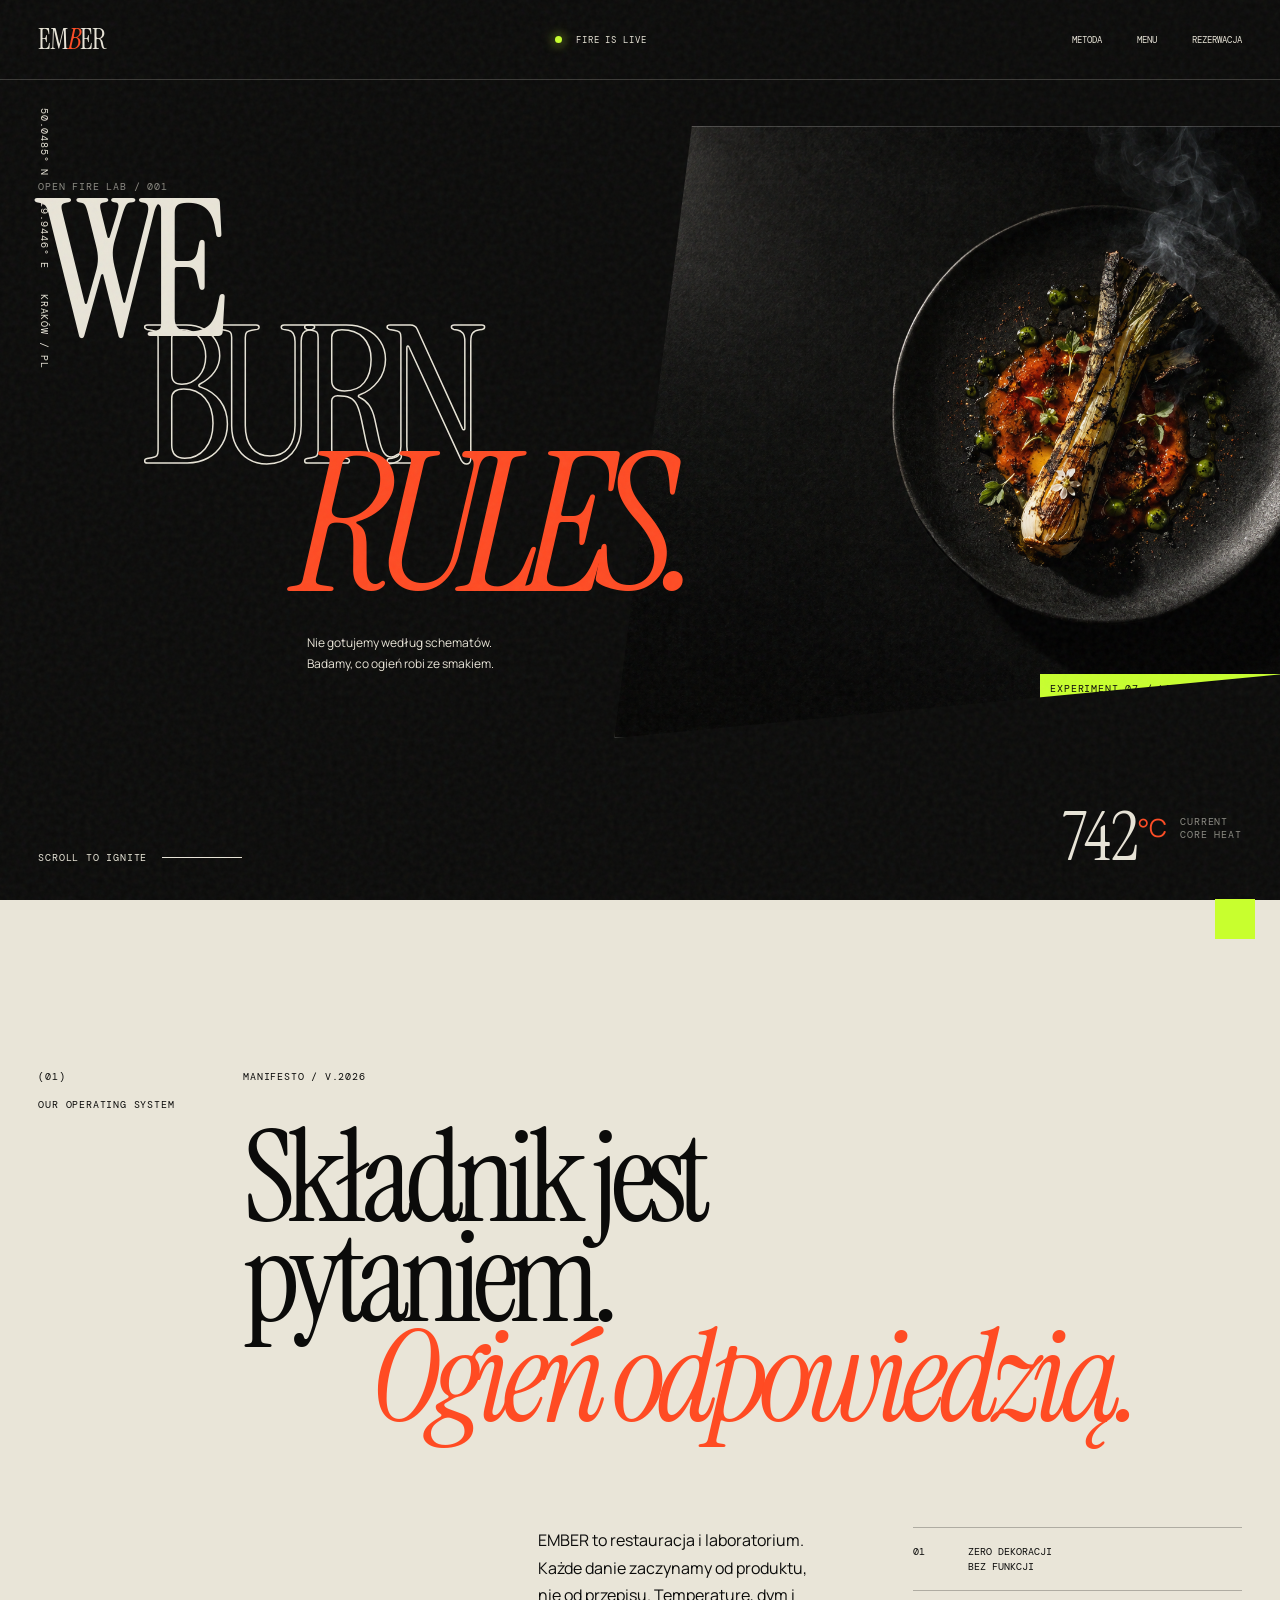
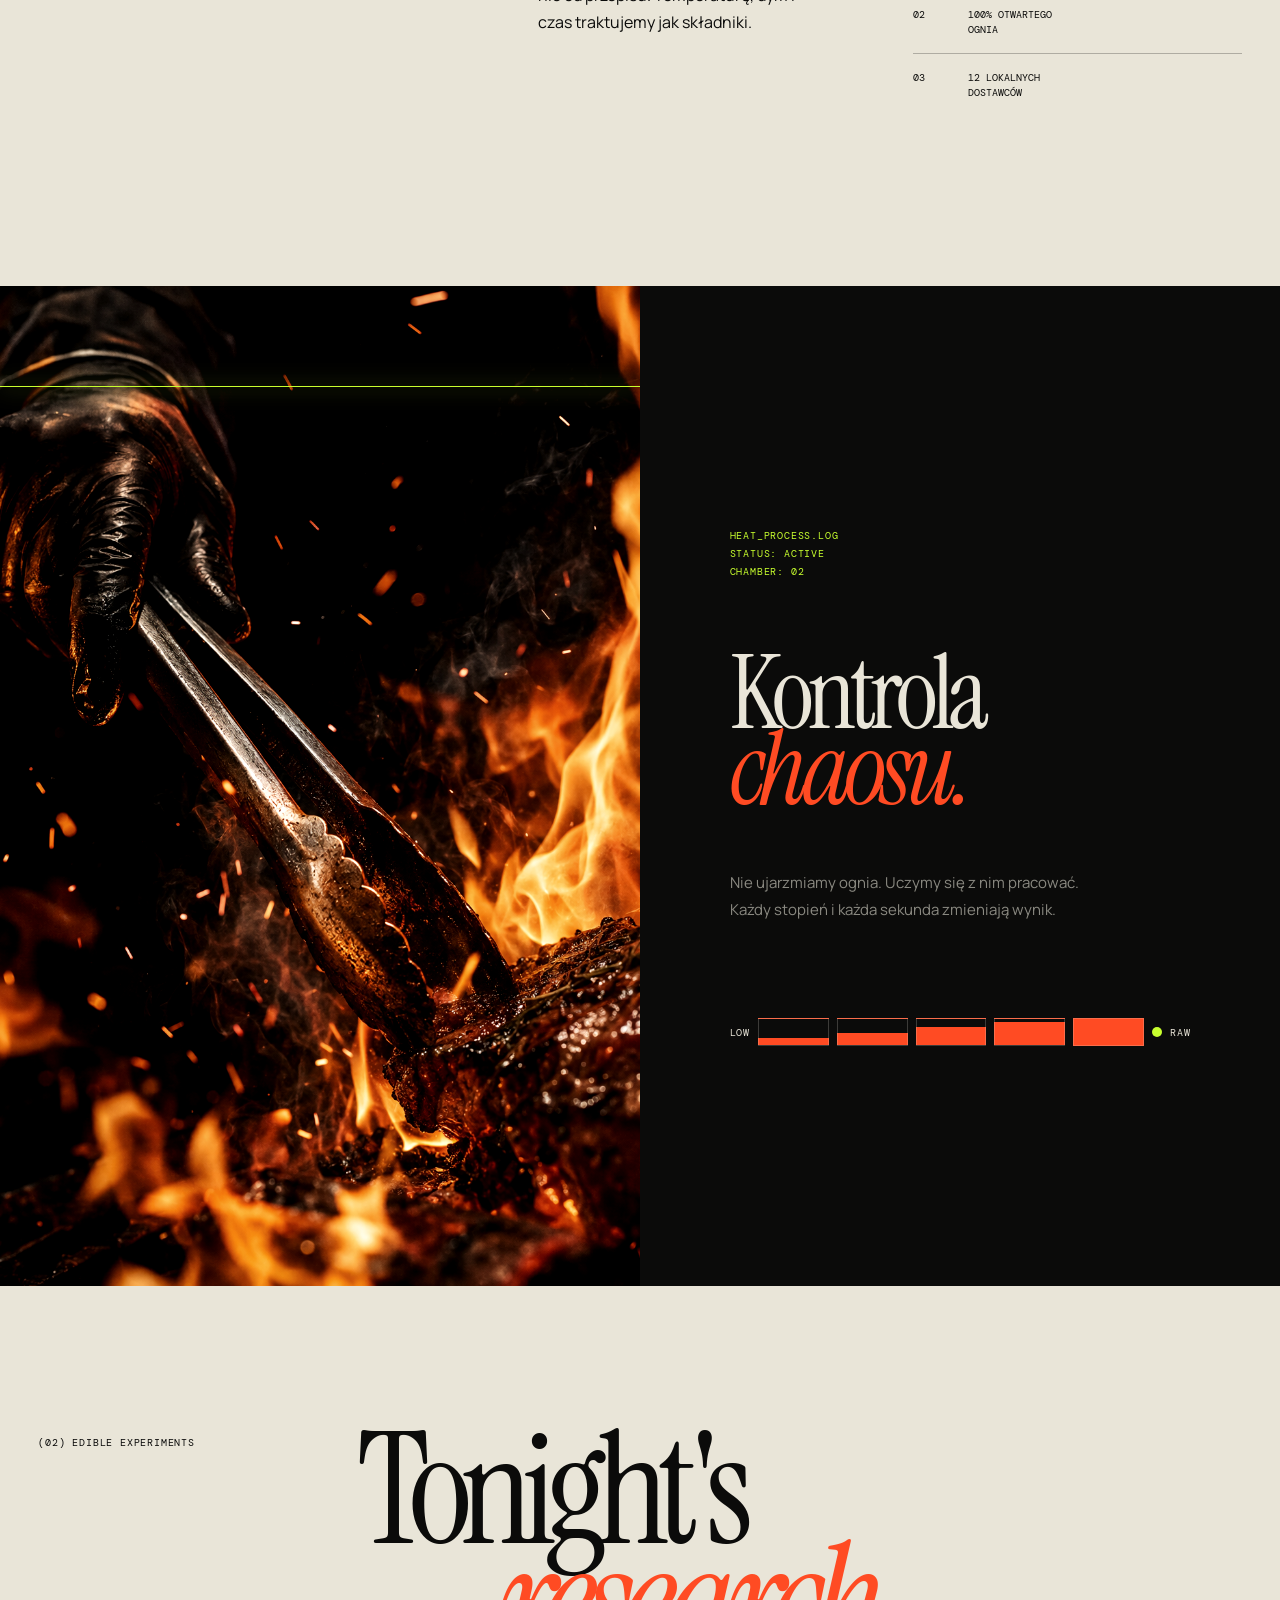
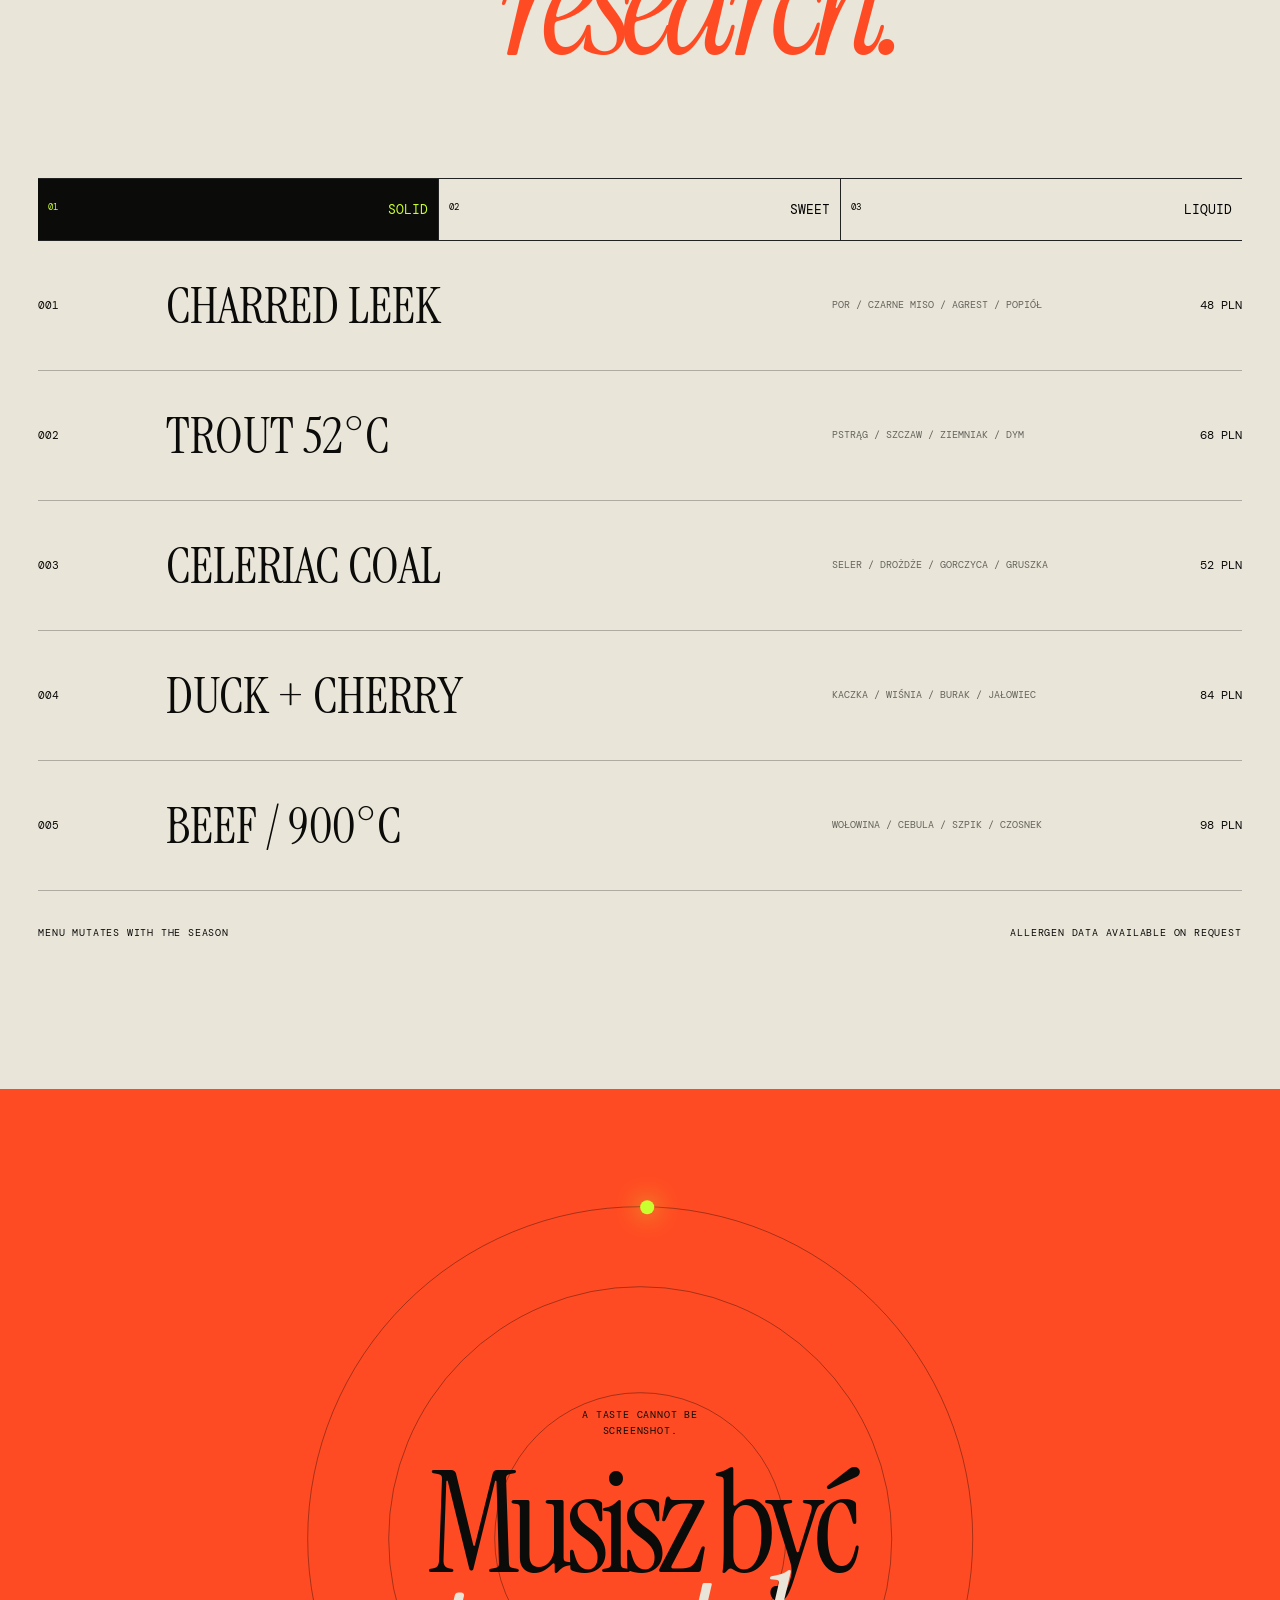
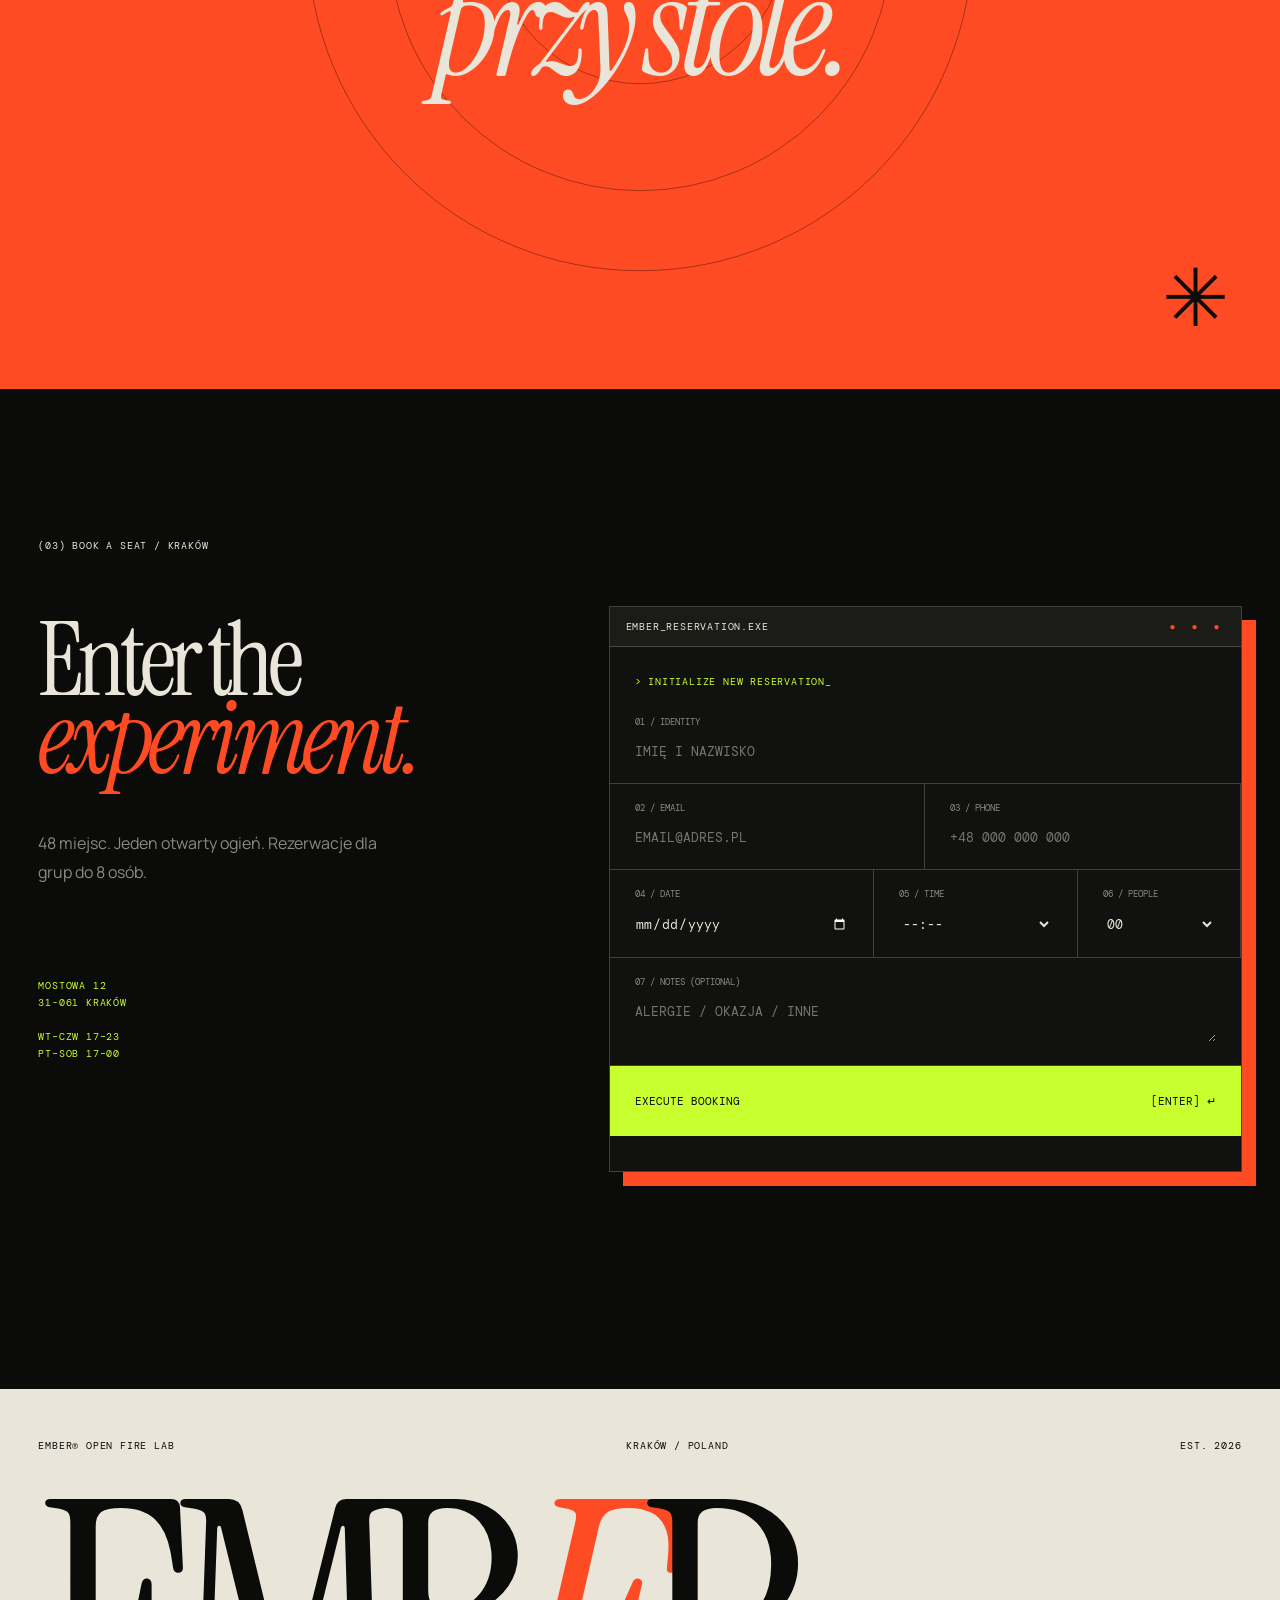
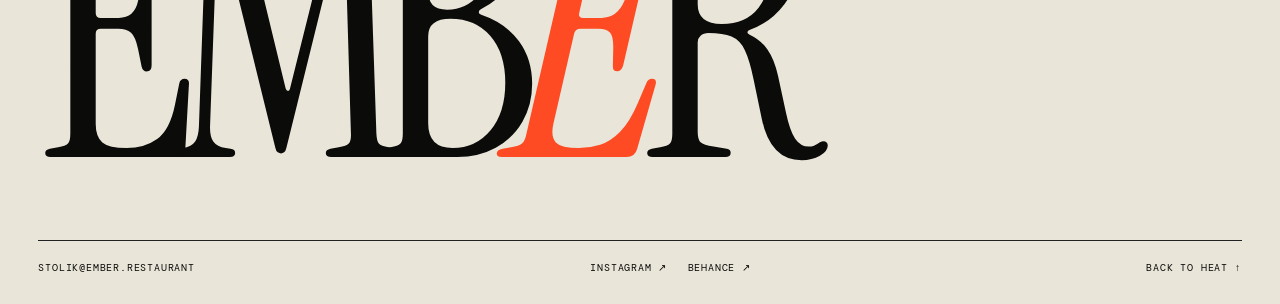
<file: public/index.html>
<!doctype html>
<html lang="pl">
<head>
  <meta charset="UTF-8">
  <meta name="viewport" content="width=device-width, initial-scale=1.0">
  <meta name="description" content="EMBER, eksperymentalna kuchnia żywego ognia w Krakowie.">
  <title>EMBER / Open Fire Lab</title>
  <link rel="preconnect" href="https://fonts.googleapis.com">
  <link rel="preconnect" href="https://fonts.gstatic.com" crossorigin>
  <link href="https://fonts.googleapis.com/css2?family=DM+Mono:wght@300;400&family=Instrument+Serif:ital@0;1&family=Manrope:wght@400;500;600&display=swap" rel="stylesheet">
  <link rel="stylesheet" href="styles.css">
  <script src="app.js" defer></script>
</head>
<body>
  <div class="boot" aria-hidden="true">
    <div class="boot__top"><span>EMBER®</span><span>LOADING HEAT</span></div>
    <strong data-boot-count>000</strong>
    <div class="boot__bar"><i></i></div>
  </div>
  <div class="cursor" aria-hidden="true"><span>VIEW</span></div>
  <div class="noise" aria-hidden="true"></div>

  <header class="nav">
    <a class="nav__logo" href="#top">EM<span>B</span>ER</a>
    <div class="nav__status"><i></i> FIRE IS LIVE</div>
    <nav aria-label="Nawigacja">
      <a href="#method">Metoda</a>
      <a href="#experiments">Menu</a>
      <a href="#reserve">Rezerwacja</a>
    </nav>
    <button class="nav__toggle" aria-label="Otwórz menu" aria-expanded="false">MENU</button>
  </header>

  <main>
    <section class="hero" id="top">
      <div class="hero__meta mono">
        <span>50.0485° N</span><span>19.9446° E</span><span>KRAKÓW / PL</span>
      </div>
      <div class="hero__copy">
        <div class="hero__index mono">OPEN FIRE LAB / 001</div>
        <h1>
          <span class="word" data-parallax="-0.03">WE</span>
          <span class="word word--outline" data-parallax="0.04">BURN</span>
          <span class="word word--italic" data-parallax="-0.02">RULES.</span>
        </h1>
        <p>Nie gotujemy według schematów.<br>Badamy, co ogień robi ze smakiem.</p>
      </div>
      <figure class="hero__plate interactive">
        <img src="hero-dish.webp" alt="Autorskie danie EMBER z opalanym porem">
        <figcaption class="mono">EXPERIMENT 07 / LEEK / MISO / SMOKE</figcaption>
      </figure>
      <div class="hero__temperature">
        <strong data-temp>742</strong><sup>°C</sup>
        <span class="mono">CURRENT<br>CORE HEAT</span>
      </div>
      <a class="hero__scroll mono" href="#method">SCROLL TO IGNITE <i></i></a>
      <div class="ticker" aria-hidden="true">
        <div>RAW / FIRE / ACID / SMOKE / RAW / FIRE / ACID / SMOKE /&nbsp;</div>
        <div>RAW / FIRE / ACID / SMOKE / RAW / FIRE / ACID / SMOKE /&nbsp;</div>
      </div>
    </section>

    <section class="manifest" id="method">
      <div class="manifest__side mono reveal">
        <span>(01)</span>
        <span>OUR OPERATING SYSTEM</span>
      </div>
      <div class="manifest__main">
        <p class="mono reveal">MANIFESTO / V.2026</p>
        <h2 class="reveal">Składnik jest<br>pytaniem.<br><em>Ogień odpowiedzią.</em></h2>
        <div class="manifest__grid reveal">
          <p>EMBER to restauracja i laboratorium. Każde danie zaczynamy od produktu, nie od przepisu. Temperaturę, dym i czas traktujemy jak składniki.</p>
          <dl>
            <div><dt>01</dt><dd>ZERO DEKORACJI<br>BEZ FUNKCJI</dd></div>
            <div><dt>02</dt><dd>100% OTWARTEGO<br>OGNIA</dd></div>
            <div><dt>03</dt><dd>12 LOKALNYCH<br>DOSTAWCÓW</dd></div>
          </dl>
        </div>
      </div>
    </section>

    <section class="process">
      <div class="process__photo interactive reveal">
        <img src="fire-process.webp" alt="Praca kucharza przy otwartym ogniu">
        <div class="process__scan"></div>
      </div>
      <div class="process__copy">
        <div class="process__code mono reveal">HEAT_PROCESS.LOG<br>STATUS: ACTIVE<br>CHAMBER: 02</div>
        <h2 class="reveal">Kontrola<br><i>chaosu.</i></h2>
        <p class="reveal">Nie ujarzmiamy ognia. Uczymy się z nim pracować. Każdy stopień i każda sekunda zmieniają wynik.</p>
        <div class="process__gauge reveal">
          <span class="mono">LOW</span><i></i><i></i><i></i><i></i><i></i><strong></strong><span class="mono">RAW</span>
        </div>
      </div>
    </section>

    <section class="experiments" id="experiments">
      <header class="experiments__header">
        <div class="mono reveal">(02) EDIBLE EXPERIMENTS</div>
        <h2 class="reveal">Tonight's<br><em>research.</em></h2>
      </header>
      <div class="lab-tabs reveal" role="tablist">
        <button class="active" data-tab="dinner"><span>01</span> SOLID</button>
        <button data-tab="dessert"><span>02</span> SWEET</button>
        <button data-tab="drinks"><span>03</span> LIQUID</button>
      </div>
      <div class="lab-menu" data-menu-list></div>
      <div class="experiments__foot mono reveal">
        <span>MENU MUTATES WITH THE SEASON</span><span>ALLERGEN DATA AVAILABLE ON REQUEST</span>
      </div>
    </section>

    <section class="interlude">
      <div class="interlude__orb" data-orb><i></i></div>
      <p class="mono">A TASTE CANNOT BE<br>SCREENSHOT.</p>
      <h2>Musisz być<br><em>przy stole.</em></h2>
      <span class="interlude__mark">✳</span>
    </section>

    <section class="reserve" id="reserve">
      <div class="reserve__intro">
        <div class="mono reveal">(03) BOOK A SEAT / KRAKÓW</div>
        <h2 class="reveal">Enter the<br><em>experiment.</em></h2>
        <p class="reveal">48 miejsc. Jeden otwarty ogień. Rezerwacje dla grup do 8 osób.</p>
        <div class="reserve__address mono reveal">MOSTOWA 12<br>31-061 KRAKÓW<br><br>WT–CZW 17–23<br>PT–SOB 17–00</div>
      </div>
      <form class="terminal reveal" data-booking-form>
        <div class="terminal__bar mono"><span>EMBER_RESERVATION.EXE</span><span>● ● ●</span></div>
        <div class="terminal__line mono">&gt; INITIALIZE NEW RESERVATION_</div>
        <label><span>01 / IDENTITY</span><input name="name" minlength="2" required placeholder="IMIĘ I NAZWISKO"></label>
        <div class="terminal__two">
          <label><span>02 / EMAIL</span><input name="email" type="email" required placeholder="EMAIL@ADRES.PL"></label>
          <label><span>03 / PHONE</span><input name="phone" type="tel" required placeholder="+48 000 000 000"></label>
        </div>
        <div class="terminal__three">
          <label><span>04 / DATE</span><input id="date" name="date" type="date" required></label>
          <label><span>05 / TIME</span><select name="time" required><option value="">--:--</option><option>17:00</option><option>18:00</option><option>19:00</option><option>20:00</option><option>21:00</option><option>22:00</option></select></label>
          <label><span>06 / PEOPLE</span><select name="guests" required><option value="">00</option><option value="1">01</option><option value="2">02</option><option value="3">03</option><option value="4">04</option><option value="5">05</option><option value="6">06</option><option value="7">07</option><option value="8">08</option></select></label>
        </div>
        <label><span>07 / NOTES (OPTIONAL)</span><textarea name="notes" maxlength="500" rows="2" placeholder="ALERGIE / OKAZJA / INNE"></textarea></label>
        <button type="submit"><span>EXECUTE BOOKING</span><span>[ENTER] ↵</span></button>
        <p class="form-status mono" data-form-status></p>
      </form>
    </section>
  </main>

  <footer>
    <div class="footer__top mono"><span>EMBER® OPEN FIRE LAB</span><span>KRAKÓW / POLAND</span><span>EST. 2026</span></div>
    <div class="footer__word">EMB<span>E</span>R</div>
    <div class="footer__bottom mono"><span>STOLIK@EMBER.RESTAURANT</span><span>INSTAGRAM ↗ &nbsp; BEHANCE ↗</span><a href="#top">BACK TO HEAT ↑</a></div>
  </footer>
  <div class="toast mono" data-toast></div>
</body>
</html>
</file>
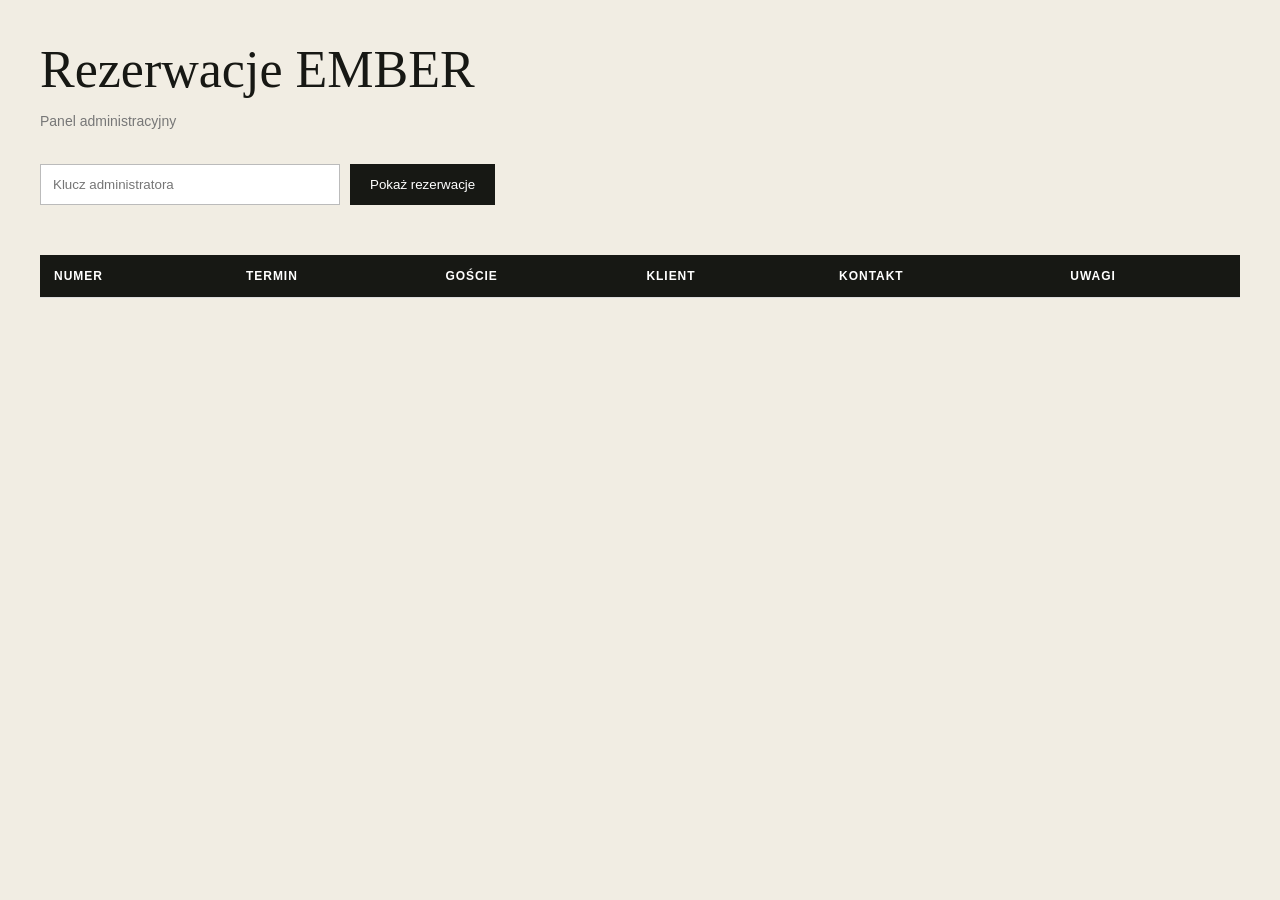
<file: public/admin.html>
<!doctype html>
<html lang="pl">
<head>
  <meta charset="UTF-8"><meta name="viewport" content="width=device-width, initial-scale=1.0">
  <title>EMBER | Rezerwacje</title>
  <style>
    *{box-sizing:border-box}body{margin:0;padding:40px;background:#f1ede3;color:#171814;font:14px Arial,sans-serif}main{max-width:1200px;margin:auto}h1{font:52px Georgia,serif;margin:0 0 10px}.sub{color:#777;margin-bottom:35px}.login{display:flex;gap:10px;margin-bottom:30px}.login input{width:300px;padding:12px;border:1px solid #bbb;background:#fff}.login button{padding:12px 20px;background:#171814;color:#fff;border:0;cursor:pointer}.stats{display:flex;gap:12px;margin-bottom:20px}.stat{padding:18px 24px;background:#fff}.stat strong{display:block;font-size:24px}.stat span{font-size:11px;color:#777}table{width:100%;border-collapse:collapse;background:#fff}th,td{padding:14px;text-align:left;border-bottom:1px solid #ddd;font-size:12px}th{background:#171814;color:#fff;text-transform:uppercase;letter-spacing:.08em}.empty{padding:40px;text-align:center;color:#777}.error{color:#b22}@media(max-width:700px){body{padding:20px}.login{display:grid}.login input{width:100%}.table-wrap{overflow:auto}h1{font-size:38px}}
  </style>
</head>
<body><main><h1>Rezerwacje EMBER</h1><p class="sub">Panel administracyjny</p>
  <div class="login"><input type="password" id="key" placeholder="Klucz administratora"><button id="load">Pokaż rezerwacje</button></div>
  <p id="message"></p><div id="stats" class="stats"></div>
  <div class="table-wrap"><table><thead><tr><th>Numer</th><th>Termin</th><th>Goście</th><th>Klient</th><th>Kontakt</th><th>Uwagi</th></tr></thead><tbody id="rows"></tbody></table></div>
</main><script>
const key=document.querySelector("#key"),msg=document.querySelector("#message"),rows=document.querySelector("#rows"),stats=document.querySelector("#stats");
document.querySelector("#load").onclick=async()=>{msg.textContent="Ładowanie...";try{const r=await fetch("/api/reservations",{headers:{"X-Admin-Key":key.value}});const d=await r.json();if(!r.ok)throw new Error(d.error);msg.textContent="";stats.innerHTML=`<div class="stat"><strong>${d.length}</strong><span>wszystkich rezerwacji</span></div><div class="stat"><strong>${d.reduce((a,x)=>a+Number(x.guests),0)}</strong><span>zarezerwowanych miejsc</span></div>`;rows.innerHTML=d.length?d.map(x=>`<tr><td>${x.reference}</td><td>${x.date}<br>${x.time}</td><td>${x.guests}</td><td>${x.name}</td><td>${x.phone}<br>${x.email}</td><td>${x.notes||"—"}</td></tr>`).join(""):`<tr><td colspan="6" class="empty">Brak rezerwacji</td></tr>`}catch(e){msg.textContent=e.message;msg.className="error"}};</script></body></html>
</file>
<file: public/styles.css>
:root{--black:#0b0b0a;--bone:#e9e5d8;--red:#ff4b23;--acid:#c8ff2e;--grey:#8a8981;--line:rgba(233,229,216,.22);--serif:"Instrument Serif",Georgia,serif;--sans:"Manrope",Arial,sans-serif;--mono:"DM Mono",monospace}
*{box-sizing:border-box}html{scroll-behavior:smooth}body{margin:0;background:var(--black);color:var(--bone);font-family:var(--sans);overflow-x:hidden}body.locked{overflow:hidden}a{color:inherit;text-decoration:none}img{display:block;width:100%;height:100%;object-fit:cover}button,input,select,textarea{font:inherit}.mono{font-family:var(--mono);font-size:10px;letter-spacing:.08em}.noise{position:fixed;z-index:999;inset:0;pointer-events:none;opacity:.055;background-image:url("data:image/svg+xml,%3Csvg viewBox='0 0 180 180' xmlns='http://www.w3.org/2000/svg'%3E%3Cfilter id='n'%3E%3CfeTurbulence type='fractalNoise' baseFrequency='.85' numOctaves='4' stitchTiles='stitch'/%3E%3C/filter%3E%3Crect width='100%25' height='100%25' filter='url(%23n)'/%3E%3C/svg%3E")}.boot{position:fixed;z-index:1200;inset:0;padding:3vw;display:flex;flex-direction:column;justify-content:space-between;background:var(--red);color:var(--black);animation:bootOut .7s 1.7s cubic-bezier(.8,0,.2,1) forwards}.boot__top{display:flex;justify-content:space-between;font:10px var(--mono)}.boot strong{font:clamp(140px,27vw,430px)/.65 var(--serif);letter-spacing:-.08em}.boot__bar{height:8px;background:rgba(0,0,0,.2)}.boot__bar i{display:block;height:100%;background:var(--black);animation:load 1.5s ease forwards}@keyframes load{from{width:0}to{width:100%}}@keyframes bootOut{to{visibility:hidden;transform:translateY(-100%)}}.cursor{position:fixed;z-index:1100;left:0;top:0;width:68px;height:68px;display:grid;place-items:center;border-radius:50%;background:var(--acid);color:var(--black);pointer-events:none;transform:translate(-50%,-50%) scale(0);transition:transform .25s;mix-blend-mode:difference}.cursor.on{transform:translate(-50%,-50%) scale(1)}.cursor span{font:9px var(--mono)}.nav{position:absolute;z-index:100;top:0;left:0;right:0;height:80px;padding:0 3vw;display:grid;grid-template-columns:1fr 1fr auto;align-items:center;border-bottom:1px solid var(--line)}.nav__logo{font:28px var(--serif);letter-spacing:-.04em}.nav__logo span{color:var(--red);font-style:italic}.nav__status{font:9px var(--mono);letter-spacing:.1em}.nav__status i{display:inline-block;width:7px;height:7px;margin-right:8px;border-radius:50%;background:var(--acid);box-shadow:0 0 12px var(--acid);animation:pulse 1.2s infinite}@keyframes pulse{50%{opacity:.3}}.nav nav{display:flex;gap:35px}.nav nav a{font:9px var(--mono);text-transform:uppercase}.nav nav a:hover{color:var(--red)}.nav__toggle{display:none}.hero{position:relative;height:100svh;min-height:720px;overflow:hidden}.hero__meta{position:absolute;z-index:2;top:108px;left:3vw;display:flex;gap:25px;writing-mode:vertical-rl}.hero__copy{position:absolute;z-index:3;left:3vw;top:20vh}.hero__index{margin-bottom:15px;color:var(--grey)}.hero h1{margin:0;font:clamp(95px,15vw,235px)/.66 var(--serif);letter-spacing:-.085em}.hero h1 .word{display:block}.word--outline{margin-left:8vw;color:transparent;-webkit-text-stroke:1.5px var(--bone)}.word--italic{margin-left:20vw;color:var(--red);font-style:italic}.hero__copy>p{margin:45px 0 0 21vw;font-size:12px;line-height:1.7}.hero__plate{position:absolute;z-index:1;right:-3vw;top:14vh;width:55vw;height:68vh;margin:0;clip-path:polygon(11% 0,100% 0,100% 89%,0 100%);overflow:hidden}.hero__plate:after{content:"";position:absolute;inset:0;border:1px solid rgba(255,255,255,.2);pointer-events:none}.hero__plate figcaption{position:absolute;right:20px;bottom:35px;padding:8px 10px;background:var(--acid);color:var(--black)}.hero__temperature{position:absolute;z-index:4;right:3vw;bottom:4vh;display:flex;align-items:flex-start}.hero__temperature strong{font:68px/.8 var(--serif)}.hero__temperature sup{color:var(--red);font-size:25px}.hero__temperature span{margin:5px 0 0 13px;color:var(--grey)}.hero__scroll{position:absolute;z-index:4;left:3vw;bottom:4vh;display:flex;align-items:center;gap:15px}.hero__scroll i{width:80px;height:1px;background:var(--bone);animation:scan 2s infinite}@keyframes scan{50%{transform:scaleX(.25);transform-origin:left}}.ticker{position:absolute;z-index:5;left:0;right:0;bottom:0;display:flex;overflow:hidden;color:var(--black);background:var(--acid);font:18px var(--mono);white-space:nowrap;transform:translateY(100%)}.ticker div{padding:7px 0;animation:ticker 18s linear infinite}@keyframes ticker{to{transform:translateX(-100%)}}.manifest{min-height:950px;padding:170px 3vw;display:grid;grid-template-columns:16vw 1fr;background:var(--bone);color:var(--black)}.manifest__side{display:flex;flex-direction:column;gap:15px}.manifest__main>p{margin:0 0 45px}.manifest h2{margin:0;font:clamp(75px,10vw,155px)/.78 var(--serif);letter-spacing:-.065em}.manifest h2 em{margin-left:10vw;color:var(--red);font-weight:400}.manifest__grid{margin:100px 0 0 23vw;display:grid;grid-template-columns:1fr 1.2fr;gap:8vw}.manifest__grid>p{margin:0;font-size:16px;line-height:1.7}.manifest dl{margin:0}.manifest dl div{padding:16px 0;display:grid;grid-template-columns:55px 1fr;border-top:1px solid rgba(0,0,0,.25)}.manifest dt,.manifest dd{margin:0;font:10px/1.5 var(--mono)}.process{min-height:1000px;display:grid;grid-template-columns:1fr 1fr}.process__photo{position:relative;overflow:hidden}.process__photo img{filter:saturate(.85) contrast(1.08)}.process__scan{position:absolute;left:0;right:0;top:10%;height:1px;background:var(--acid);box-shadow:0 0 20px var(--acid);animation:verticalScan 4s ease-in-out infinite}@keyframes verticalScan{50%{top:90%}}.process__copy{padding:130px 7vw;display:flex;flex-direction:column;justify-content:center}.process__code{color:var(--acid);line-height:1.8}.process h2{margin:75px 0 45px;font:clamp(80px,8vw,125px)/.75 var(--serif);letter-spacing:-.06em}.process h2 i{color:var(--red);font-weight:400}.process__copy>p{width:min(390px,100%);color:var(--grey);font-size:15px;line-height:1.8}.process__gauge{margin-top:80px;display:flex;align-items:center;gap:8px}.process__gauge i{height:28px;flex:1;border:1px solid var(--line);background:linear-gradient(to top,var(--red) var(--fill,25%),transparent 0)}.process__gauge i:nth-of-type(2){--fill:45%}.process__gauge i:nth-of-type(3){--fill:70%}.process__gauge i:nth-of-type(4){--fill:88%}.process__gauge i:nth-of-type(5){--fill:100%}.process__gauge strong{width:10px;height:10px;background:var(--acid);border-radius:50%}.experiments{padding:150px 3vw;background:var(--bone);color:var(--black)}.experiments__header{display:grid;grid-template-columns:25vw 1fr;align-items:start}.experiments h2{margin:0;font:clamp(95px,12vw,180px)/.72 var(--serif);letter-spacing:-.07em}.experiments h2 em{margin-left:11vw;color:var(--red);font-weight:400}.lab-tabs{margin-top:120px;display:grid;grid-template-columns:repeat(3,1fr);border-top:1px solid #222;border-bottom:1px solid #222}.lab-tabs button{padding:22px 10px;display:flex;justify-content:space-between;background:transparent;border:0;border-right:1px solid #222;cursor:pointer;font:13px var(--mono);transition:.25s}.lab-tabs button:last-child{border-right:0}.lab-tabs button:hover,.lab-tabs button.active{background:var(--black);color:var(--acid)}.lab-tabs button span{font-size:9px}.lab-menu{transition:opacity .22s,transform .22s}.lab-menu.switching{opacity:0;transform:translateY(15px)}.lab-item{position:relative;min-height:130px;display:grid;grid-template-columns:10vw 1fr 20vw 12vw;align-items:center;border-bottom:1px solid rgba(0,0,0,.25);animation:itemIn .55s both cubic-bezier(.16,1,.3,1)}.lab-item:nth-child(2){animation-delay:.05s}.lab-item:nth-child(3){animation-delay:.1s}.lab-item:nth-child(4){animation-delay:.15s}.lab-item:nth-child(5){animation-delay:.2s}@keyframes itemIn{from{opacity:0;transform:translateX(-25px)}}.lab-item__no{font:11px var(--mono)}.lab-item h3{margin:0;font:clamp(30px,4vw,58px) var(--serif);font-weight:400}.lab-item p{margin:0;color:#65645e;font:10px/1.6 var(--mono);text-transform:uppercase}.lab-item__price{justify-self:end;font:12px var(--mono)}.lab-item:before{content:"";position:absolute;left:9vw;width:8px;height:8px;background:var(--red);border-radius:50%;transform:scale(0);transition:.25s}.lab-item:hover:before{transform:scale(1)}.lab-item:hover h3{font-style:italic;color:var(--red)}.experiments__foot{margin-top:35px;display:flex;justify-content:space-between}.interlude{position:relative;height:100vh;min-height:700px;display:grid;place-content:center;text-align:center;overflow:hidden;background:var(--red);color:var(--black)}.interlude__orb{position:absolute;left:50%;top:50%;width:min(52vw,720px);aspect-ratio:1;border:1px solid rgba(0,0,0,.35);border-radius:50%;transform:translate(-50%,-50%)}.interlude__orb:before,.interlude__orb:after{content:"";position:absolute;inset:12%;border:1px solid rgba(0,0,0,.35);border-radius:50%}.interlude__orb:after{inset:28%}.interlude__orb i{position:absolute;left:50%;top:-7px;width:14px;height:14px;border-radius:50%;background:var(--acid);box-shadow:0 0 25px var(--acid);transform-origin:0 calc(min(26vw,360px) + 7px);animation:orbit 7s linear infinite}@keyframes orbit{to{transform:rotate(360deg)}}.interlude>p,.interlude>h2{position:relative;z-index:2}.interlude>p{line-height:1.6}.interlude h2{margin:25px 0 0;font:clamp(80px,11vw,165px)/.73 var(--serif);letter-spacing:-.06em}.interlude h2 em{font-weight:400;color:var(--bone)}.interlude__mark{position:absolute;right:4vw;bottom:3vw;font-size:80px;animation:spin 8s linear infinite}@keyframes spin{to{transform:rotate(360deg)}}.reserve{min-height:1000px;padding:150px 3vw;display:grid;grid-template-columns:.85fr 1.15fr;gap:8vw}.reserve__intro h2{margin:70px 0 50px;font:clamp(75px,8vw,125px)/.77 var(--serif);letter-spacing:-.06em}.reserve__intro h2 em{color:var(--red);font-weight:400}.reserve__intro>p{width:350px;color:var(--grey);line-height:1.8}.reserve__address{margin-top:90px;color:var(--acid);line-height:1.7}.terminal{align-self:center;border:1px solid var(--line);background:#11110f;box-shadow:14px 14px 0 var(--red)}.terminal__bar{padding:13px 16px;display:flex;justify-content:space-between;border-bottom:1px solid var(--line);background:#1b1b18}.terminal__bar span:last-child{color:var(--red);letter-spacing:5px}.terminal__line{padding:28px 25px 10px;color:var(--acid)}.terminal label{padding:18px 25px;display:block;border-bottom:1px solid var(--line)}.terminal label>span{display:block;margin-bottom:10px;color:var(--grey);font:9px var(--mono)}.terminal input,.terminal select,.terminal textarea{width:100%;padding:5px 0;color:var(--bone);background:transparent;border:0;outline:0;font:13px var(--mono);border-radius:0;color-scheme:dark}.terminal textarea{resize:vertical}.terminal__two,.terminal__three{display:grid}.terminal__two{grid-template-columns:1fr 1fr}.terminal__three{grid-template-columns:1.3fr 1fr .8fr}.terminal__two label,.terminal__three label{border-right:1px solid var(--line)}.terminal button{width:100%;height:70px;padding:0 25px;display:flex;justify-content:space-between;align-items:center;background:var(--acid);color:var(--black);border:0;cursor:pointer;font:11px var(--mono);transition:.25s}.terminal button:hover{background:var(--red)}.terminal button:disabled{opacity:.5}.form-status{min-height:35px;margin:0;padding:12px 25px}.form-status.success{color:var(--acid)}.form-status.error{color:var(--red)}footer{padding:50px 3vw 30px;background:var(--bone);color:var(--black)}.footer__top,.footer__bottom{display:flex;justify-content:space-between}.footer__word{margin:80px 0 100px;font:clamp(150px,28vw,430px)/.58 var(--serif);letter-spacing:-.09em}.footer__word span{color:var(--red);font-style:italic}.footer__bottom{padding-top:20px;border-top:1px solid #222}.toast{position:fixed;z-index:1000;right:25px;bottom:25px;max-width:400px;padding:20px;background:var(--acid);color:var(--black);transform:translateY(160%);transition:.4s}.toast.show{transform:none}.reveal{opacity:0;transform:translateY(30px);transition:opacity .8s,transform .8s cubic-bezier(.16,1,.3,1)}.reveal.visible{opacity:1;transform:none}
@media(pointer:coarse){.cursor{display:none}}@media(max-width:900px){.nav{height:70px;grid-template-columns:1fr auto}.nav__status,.nav nav{display:none}.nav nav.open{position:fixed;inset:0;display:flex;flex-direction:column;align-items:center;justify-content:center;gap:35px;background:var(--red);color:var(--black)}.nav nav.open a{font:45px var(--serif)}.nav__toggle{position:relative;z-index:102;display:block;color:var(--bone);background:none;border:0;font:10px var(--mono)}.hero__meta{display:none}.hero__copy{top:22vh}.hero h1{font-size:20vw}.word--outline{margin-left:3vw}.word--italic{margin-left:10vw}.hero__copy>p{margin-left:10vw}.hero__plate{right:-25vw;top:20vh;width:80vw;height:63vh;opacity:.65}.hero__temperature{display:none}.manifest{grid-template-columns:1fr;padding:120px 5vw}.manifest__side{margin-bottom:55px}.manifest__grid{margin:70px 0 0 15vw}.process{grid-template-columns:1fr}.process__photo{height:85vh}.process__copy{padding:100px 7vw}.experiments{padding:120px 5vw}.experiments__header{grid-template-columns:1fr}.experiments__header>div{margin-bottom:55px}.lab-item{grid-template-columns:55px 1fr auto}.lab-item p{display:none}.reserve{grid-template-columns:1fr;padding:120px 5vw}.terminal{margin-top:40px}.footer__word{margin:90px 0 100px}.footer__bottom{gap:20px;flex-wrap:wrap}}@media(max-width:600px){.hero{min-height:680px}.hero__copy{left:5vw;top:23vh}.hero h1{font-size:23vw}.hero__copy>p{margin:35px 0 0;font-size:11px}.hero__plate{right:-45vw;width:115vw}.hero__scroll{left:5vw}.manifest h2,.experiments h2{font-size:18vw}.manifest h2 em,.experiments h2 em{margin-left:0}.manifest__grid{margin-left:0;grid-template-columns:1fr}.process__photo{height:75vh}.process h2{font-size:20vw}.process__gauge{gap:4px}.lab-tabs{margin-top:80px}.lab-tabs button{padding:18px 7px;font-size:10px}.lab-item{min-height:100px}.lab-item h3{font-size:28px}.experiments__foot{gap:20px}.interlude{min-height:650px}.interlude__orb{width:90vw}.interlude h2{font-size:20vw}.reserve__intro h2{font-size:19vw}.reserve__intro>p{width:100%}.terminal__two,.terminal__three{grid-template-columns:1fr}.terminal__two label,.terminal__three label{border-right:0}.footer__top{gap:15px;flex-wrap:wrap}.footer__word{font-size:28vw}.footer__bottom{font-size:8px}}
@media(prefers-reduced-motion:reduce){*,*:before,*:after{scroll-behavior:auto!important;animation-duration:.01ms!important;animation-iteration-count:1!important;transition-duration:.01ms!important}}
@media(max-width:600px){.hero__plate{right:-15vw}.hero__plate img{object-position:65% center}}
</file>
